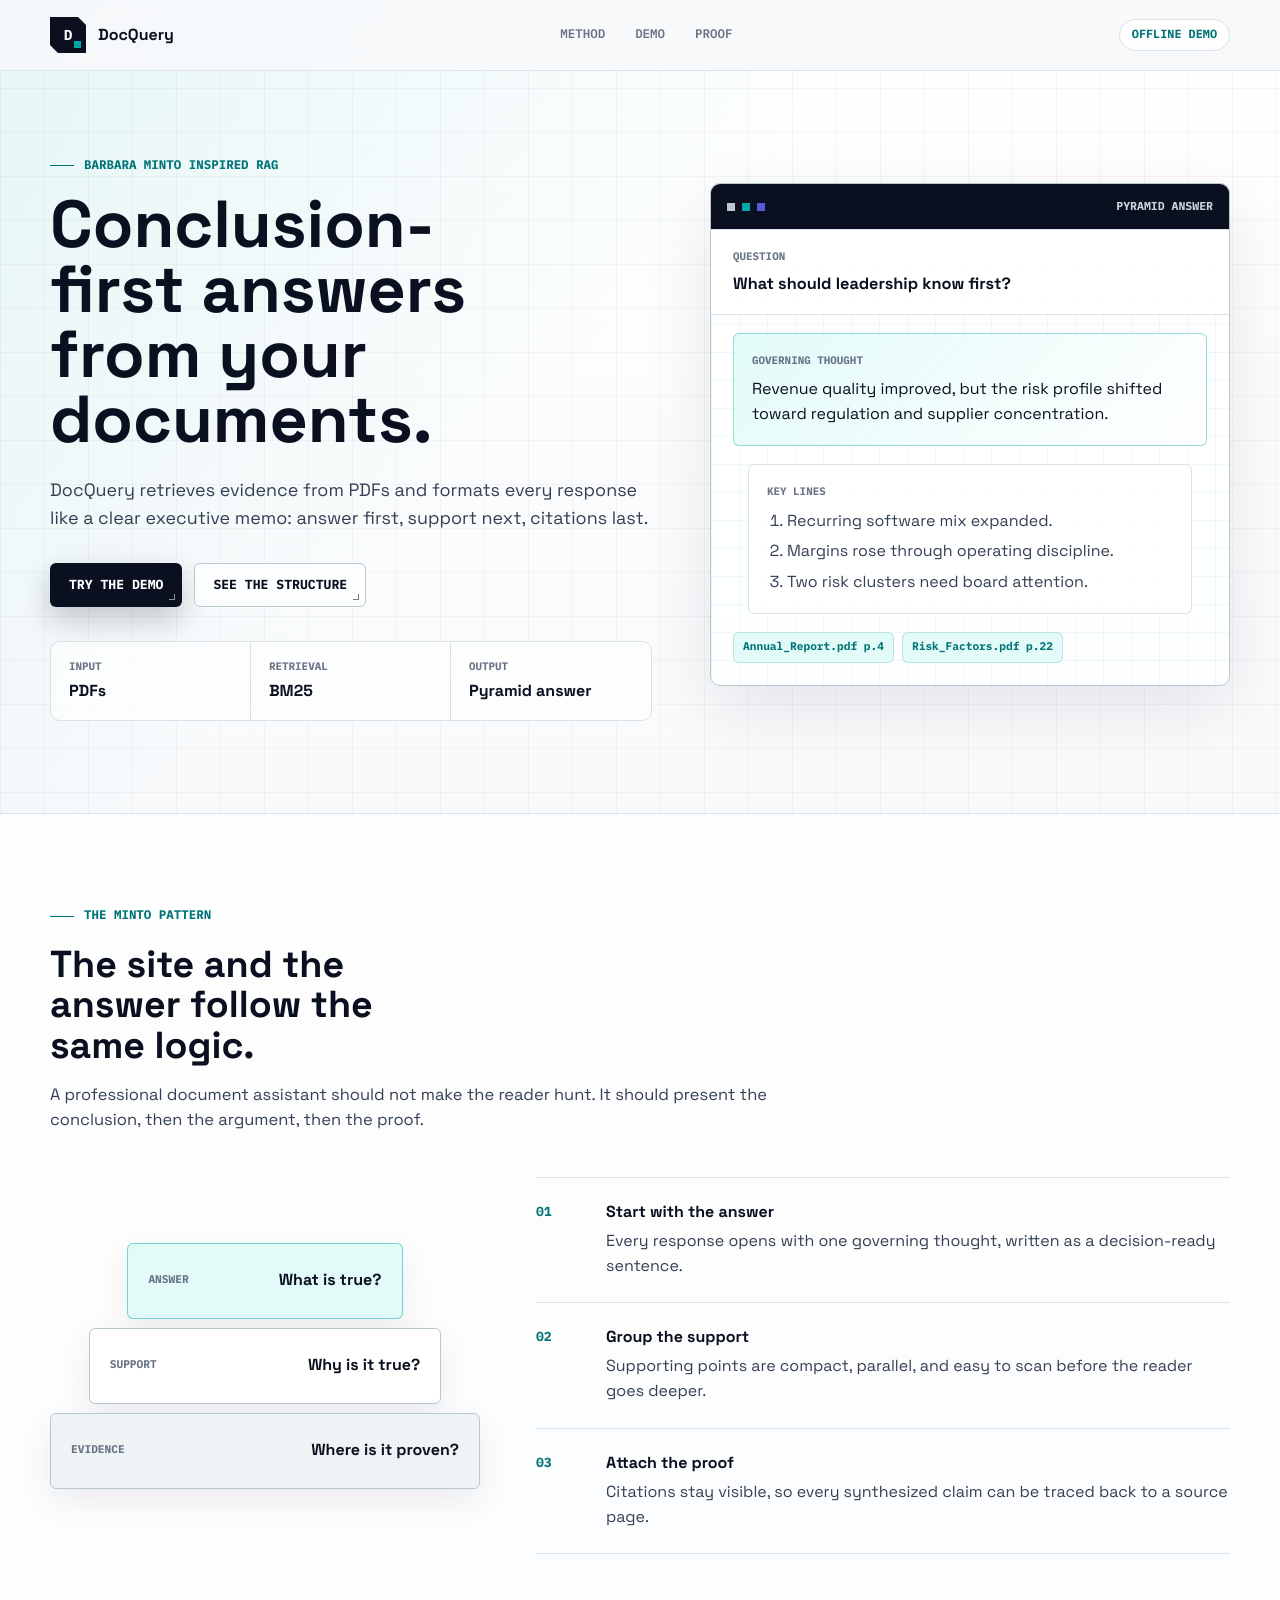
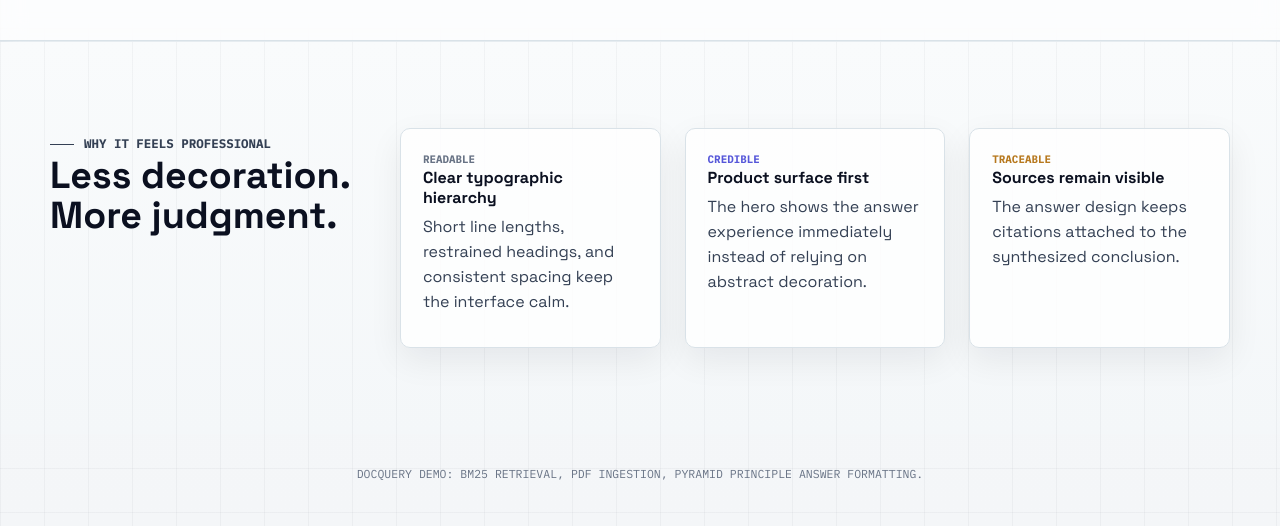
<file: docs/index.html>
<!DOCTYPE html>
<html lang="en">
<head>
  <meta charset="UTF-8" />
  <meta name="viewport" content="width=device-width, initial-scale=1.0" />
  <meta
    name="description"
    content="DocQuery turns PDFs into citation-backed, conclusion-first answers using a Barbara Minto inspired Pyramid Principle structure."
  />
  <title>DocQuery | Pyramid RAG Demo</title>
  <link rel="preconnect" href="https://fonts.googleapis.com" />
  <link rel="preconnect" href="https://fonts.gstatic.com" crossorigin />
  <link href="https://fonts.googleapis.com/css2?family=IBM+Plex+Mono:wght@500;600;700&family=Space+Grotesk:wght@400;500;600;700&display=swap" rel="stylesheet" />
  <link rel="stylesheet" href="css/style.css" />
</head>
<body>
  <a class="skip-link" href="#method">Skip to method</a>

  <header class="site-header">
    <nav class="nav" aria-label="Main navigation">
      <a class="brand" href="index.html" aria-label="DocQuery home">
        <span class="brand-mark" aria-hidden="true">D</span>
        <span>DocQuery</span>
      </a>
      <div class="nav-links">
        <a href="#method">Method</a>
        <a href="demo.html">Demo</a>
        <a href="#proof">Proof</a>
      </div>
      <span class="status-pill">Offline demo</span>
    </nav>
  </header>

  <main>
    <section class="hero" aria-labelledby="hero-title">
      <div class="hero-copy">
        <p class="kicker">Barbara Minto inspired RAG</p>
        <h1 id="hero-title">Conclusion-first answers from your documents.</h1>
        <p class="hero-sub">
          DocQuery retrieves evidence from PDFs and formats every response like a
          clear executive memo: answer first, support next, citations last.
        </p>
        <div class="hero-actions" aria-label="Primary actions">
          <a class="btn btn-primary" href="demo.html">Try the demo</a>
          <a class="btn btn-secondary" href="#method">See the structure</a>
        </div>
        <dl class="signal-row" aria-label="Product capabilities">
          <div>
            <dt>Input</dt>
            <dd>PDFs</dd>
          </div>
          <div>
            <dt>Retrieval</dt>
            <dd>BM25</dd>
          </div>
          <div>
            <dt>Output</dt>
            <dd>Pyramid answer</dd>
          </div>
        </dl>
      </div>

      <div class="answer-preview" aria-label="Sample DocQuery answer">
        <div class="preview-topbar">
          <span class="window-dot"></span>
          <span class="window-dot"></span>
          <span class="window-dot"></span>
          <span class="preview-title">Pyramid answer</span>
        </div>
        <div class="preview-question">
          <span>Question</span>
          <p>What should leadership know first?</p>
        </div>
        <div class="pyramid-card governing">
          <span class="card-label">Governing thought</span>
          <p>Revenue quality improved, but the risk profile shifted toward regulation and supplier concentration.</p>
        </div>
        <div class="pyramid-card lines">
          <span class="card-label">Key lines</span>
          <ol>
            <li>Recurring software mix expanded.</li>
            <li>Margins rose through operating discipline.</li>
            <li>Two risk clusters need board attention.</li>
          </ol>
        </div>
        <div class="evidence-strip">
          <span>Annual_Report.pdf p.4</span>
          <span>Risk_Factors.pdf p.22</span>
        </div>
      </div>
    </section>

    <section class="method-band" id="method" aria-labelledby="method-title">
      <div class="section-inner">
        <div class="section-heading">
          <p class="kicker">The Minto pattern</p>
          <h2 id="method-title">The site and the answer follow the same logic.</h2>
          <p>
            A professional document assistant should not make the reader hunt.
            It should present the conclusion, then the argument, then the proof.
          </p>
        </div>

        <div class="method-layout">
          <div class="method-pyramid" aria-label="Pyramid Principle layers">
            <div class="tier tier-top">
              <span>Answer</span>
              <strong>What is true?</strong>
            </div>
            <div class="tier tier-mid">
              <span>Support</span>
              <strong>Why is it true?</strong>
            </div>
            <div class="tier tier-base">
              <span>Evidence</span>
              <strong>Where is it proven?</strong>
            </div>
          </div>

          <div class="method-table" role="list">
            <article role="listitem">
              <span class="row-num">01</span>
              <div>
                <h3>Start with the answer</h3>
                <p>Every response opens with one governing thought, written as a decision-ready sentence.</p>
              </div>
            </article>
            <article role="listitem">
              <span class="row-num">02</span>
              <div>
                <h3>Group the support</h3>
                <p>Supporting points are compact, parallel, and easy to scan before the reader goes deeper.</p>
              </div>
            </article>
            <article role="listitem">
              <span class="row-num">03</span>
              <div>
                <h3>Attach the proof</h3>
                <p>Citations stay visible, so every synthesized claim can be traced back to a source page.</p>
              </div>
            </article>
          </div>
        </div>
      </div>
    </section>

    <section class="proof-band" id="proof" aria-labelledby="proof-title">
      <div class="section-inner proof-grid">
        <div class="section-heading">
          <p class="kicker">Why it feels professional</p>
          <h2 id="proof-title">Less decoration. More judgment.</h2>
        </div>
        <article>
          <span class="proof-label">Readable</span>
          <h3>Clear typographic hierarchy</h3>
          <p>Short line lengths, restrained headings, and consistent spacing keep the interface calm.</p>
        </article>
        <article>
          <span class="proof-label">Credible</span>
          <h3>Product surface first</h3>
          <p>The hero shows the answer experience immediately instead of relying on abstract decoration.</p>
        </article>
        <article>
          <span class="proof-label">Traceable</span>
          <h3>Sources remain visible</h3>
          <p>The answer design keeps citations attached to the synthesized conclusion.</p>
        </article>
      </div>
    </section>
  </main>

  <footer class="footer">
    <p>DocQuery demo: BM25 retrieval, PDF ingestion, Pyramid Principle answer formatting.</p>
  </footer>
</body>
</html>
</file>
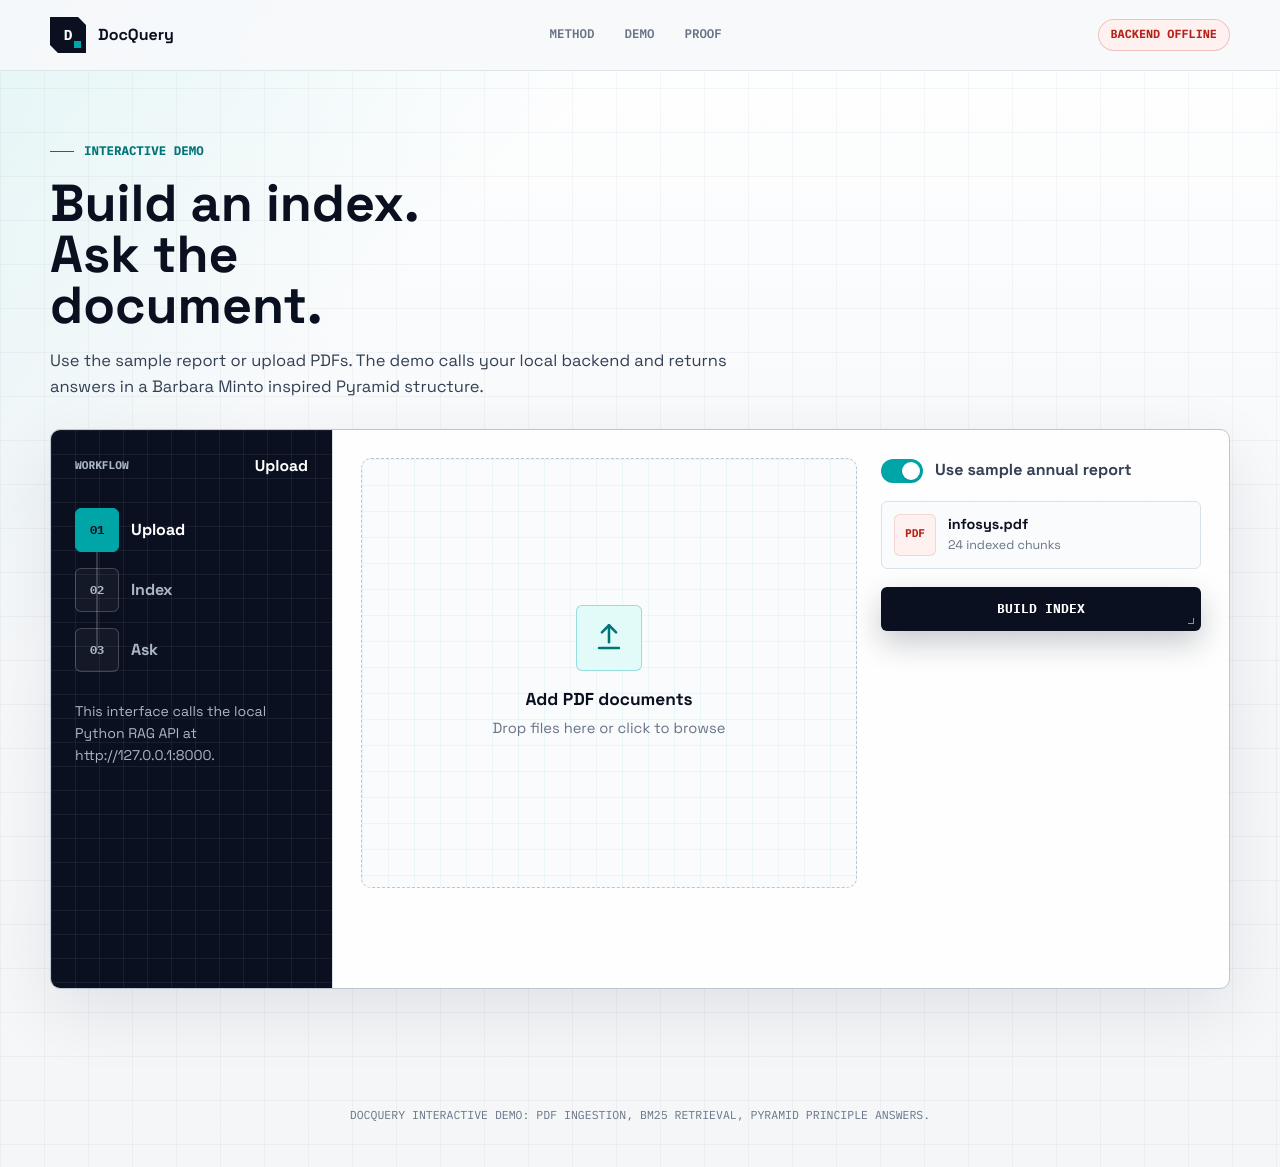
<file: docs/demo.html>
<!DOCTYPE html>
<html lang="en">
<head>
  <meta charset="UTF-8" />
  <meta name="viewport" content="width=device-width, initial-scale=1.0" />
  <meta
    name="description"
    content="Interactive DocQuery demo for building a sample PDF index and asking Pyramid Principle document questions."
  />
  <title>Interactive Demo | DocQuery</title>
  <link rel="preconnect" href="https://fonts.googleapis.com" />
  <link rel="preconnect" href="https://fonts.gstatic.com" crossorigin />
  <link href="https://fonts.googleapis.com/css2?family=IBM+Plex+Mono:wght@500;600;700&family=Space+Grotesk:wght@400;500;600;700&display=swap" rel="stylesheet" />
  <link rel="stylesheet" href="css/style.css" />
</head>
<body>
  <a class="skip-link" href="#demo">Skip to demo</a>

  <header class="site-header">
    <nav class="nav" aria-label="Main navigation">
      <a class="brand" href="index.html" aria-label="DocQuery home">
        <span class="brand-mark" aria-hidden="true">D</span>
        <span>DocQuery</span>
      </a>
      <div class="nav-links">
        <a href="index.html#method">Method</a>
        <a href="demo.html">Demo</a>
        <a href="index.html#proof">Proof</a>
      </div>
      <span class="status-pill" id="backend-status">Checking backend</span>
    </nav>
  </header>

  <main>
    <section class="demo-band demo-page" id="demo" aria-labelledby="demo-title">
      <div class="section-inner">
        <div class="section-heading compact">
          <p class="kicker">Interactive demo</p>
          <h1 id="demo-title">Build an index. Ask the document.</h1>
          <p>
            Use the sample report or upload PDFs. The demo calls your local
            backend and returns answers in a Barbara Minto inspired Pyramid structure.
          </p>
        </div>

        <div class="demo-shell">
          <aside class="demo-rail" aria-label="Demo workflow">
            <div class="rail-header">
              <span>Workflow</span>
              <strong id="workflow-state">Upload</strong>
            </div>
            <div class="stepper" role="tablist" aria-label="Demo steps">
              <div class="stepper-track"><div class="stepper-fill" id="stepper-fill"></div></div>
              <button type="button" class="stepper-step active" data-step="1">
                <span>01</span> Upload
              </button>
              <button type="button" class="stepper-step" data-step="2">
                <span>02</span> Index
              </button>
              <button type="button" class="stepper-step" data-step="3">
                <span>03</span> Ask
              </button>
            </div>
            <p class="rail-note">
              This interface calls the local Python RAG API at
              http://127.0.0.1:8000.
            </p>
          </aside>

          <div class="demo-workspace">
            <div class="demo-stage" id="panel-upload">
              <div class="upload-grid">
                <div class="dropzone" id="dropzone" tabindex="0" role="button" aria-label="Upload PDF files">
                  <input type="file" id="file-input" accept=".pdf" multiple hidden />
                  <div class="drop-icon" aria-hidden="true">
                    <svg width="34" height="34" viewBox="0 0 24 24" fill="none" stroke="currentColor" stroke-width="1.8" stroke-linecap="round" stroke-linejoin="round">
                      <path d="M12 15V3" />
                      <path d="m7 8 5-5 5 5" />
                      <path d="M5 19h14" />
                    </svg>
                  </div>
                  <p class="drop-title">Add PDF documents</p>
                  <p class="drop-hint">Drop files here or click to browse</p>
                </div>

                <div class="upload-summary">
                  <label class="toggle">
                    <input type="checkbox" id="use-sample" checked />
                    <span class="toggle-ui"></span>
                    <span>Use sample annual report</span>
                  </label>
                  <div class="doc-list" id="doc-list" aria-live="polite">
                    <div class="doc-row">
                      <span class="doc-icon">PDF</span>
                      <div>
                        <strong>infosys.pdf</strong>
                        <span>24 indexed chunks</span>
                      </div>
                    </div>
                  </div>
                  <button type="button" class="btn btn-primary full-width" id="btn-index">
                    <span class="btn-text">Build index</span>
                    <span class="btn-loader hidden" id="btn-loader"></span>
                  </button>
                  <div class="progress-wrap hidden" id="progress-wrap">
                    <div class="progress-bar"><div class="progress-fill" id="progress-fill"></div></div>
                    <p class="progress-label" id="progress-label">Reading document structure</p>
                  </div>
                  <p class="form-note hidden" id="index-status"></p>
                </div>
              </div>
            </div>

            <div class="demo-stage hidden" id="panel-chat">
              <div class="stats-bar">
                <div class="stat">
                  <span class="stat-val" id="doc-pill">1</span>
                  <span class="stat-key">document</span>
                </div>
                <div class="stat">
                  <span class="stat-val" id="chunk-pill">24</span>
                  <span class="stat-key">chunks</span>
                </div>
                <button type="button" class="btn btn-secondary small" id="btn-reset">Reset</button>
              </div>

              <div class="chat-window">
                <div class="chat-messages" id="chat" aria-live="polite"></div>
                <div class="chat-compose">
                  <div class="chip-row" id="chip-row" aria-label="Suggested questions">
                    <button type="button" class="chip" data-q="What was total revenue in FY2024?">Revenue</button>
                    <button type="button" class="chip" data-q="What are the top three risks?">Risks</button>
                    <button type="button" class="chip" data-q="How did operating margin change?">Margin</button>
                  </div>
                  <form class="compose-form" id="chat-form">
                    <input type="text" id="chat-input" placeholder="Ask a question about the documents" autocomplete="off" />
                    <button type="submit" class="btn btn-send" aria-label="Send question">
                      <svg width="19" height="19" viewBox="0 0 24 24" fill="none" stroke="currentColor" stroke-width="2" stroke-linecap="round" stroke-linejoin="round">
                        <path d="M5 12h14" />
                        <path d="m13 6 6 6-6 6" />
                      </svg>
                    </button>
                  </form>
                </div>
              </div>
            </div>
          </div>
        </div>
      </div>
    </section>
  </main>

  <footer class="footer">
    <p>DocQuery interactive demo: PDF ingestion, BM25 retrieval, Pyramid Principle answers.</p>
  </footer>

  <script src="js/demo.js"></script>
</body>
</html>
</file>
<file: docs/css/style.css>
:root {
  --bg: #f7f9fb;
  --surface: #ffffff;
  --surface-2: #eef4f6;
  --surface-3: #f9fbfc;
  --ink: #0b1020;
  --ink-soft: #344054;
  --muted: #687385;
  --line: #d9e2e8;
  --line-strong: #b9c7d1;
  --accent: #00a5a8;
  --accent-dark: #007477;
  --accent-soft: #e2fbf9;
  --indigo: #5657d9;
  --indigo-soft: #ededff;
  --amber: #b7791f;
  --amber-soft: #fff6db;
  --danger: #b42318;
  --radius: 6px;
  --radius-lg: 10px;
  --shadow: 0 22px 70px rgba(11, 16, 32, 0.09);
  --shadow-soft: 0 12px 34px rgba(11, 16, 32, 0.07);
  --font-display: "Space Grotesk", Inter, ui-sans-serif, system-ui, sans-serif;
  --font-mono: "IBM Plex Mono", "SFMono-Regular", Consolas, monospace;
}

*,
*::before,
*::after {
  box-sizing: border-box;
}

html {
  scroll-behavior: smooth;
}

body {
  margin: 0;
  min-height: 100vh;
  font-family: var(--font-display);
  font-size: 16px;
  line-height: 1.55;
  color: var(--ink);
  background:
    linear-gradient(90deg, rgba(11, 16, 32, 0.035) 1px, transparent 1px),
    linear-gradient(rgba(11, 16, 32, 0.035) 1px, transparent 1px),
    linear-gradient(135deg, rgba(0, 165, 168, 0.1) 0%, transparent 28%),
    linear-gradient(180deg, #ffffff 0%, var(--bg) 42%, #f4f6f8 100%);
  background-size: 44px 44px, 44px 44px, auto, auto;
  -webkit-font-smoothing: antialiased;
  text-rendering: geometricPrecision;
}

a {
  color: inherit;
}

button,
input {
  font: inherit;
}

.skip-link {
  position: absolute;
  top: -48px;
  left: 16px;
  z-index: 100;
  padding: 10px 14px;
  border-radius: var(--radius);
  color: var(--surface);
  background: var(--ink);
  font-family: var(--font-mono);
  font-size: 0.78rem;
  text-decoration: none;
  transition: top 0.2s ease;
}

.skip-link:focus {
  top: 16px;
}

.site-header {
  position: sticky;
  top: 0;
  z-index: 20;
  border-bottom: 1px solid rgba(217, 226, 232, 0.86);
  background: rgba(247, 249, 251, 0.88);
  backdrop-filter: blur(18px);
}

.nav,
.hero,
.section-inner {
  width: min(1180px, calc(100% - 40px));
  margin: 0 auto;
}

.nav {
  min-height: 70px;
  display: flex;
  align-items: center;
  justify-content: space-between;
  gap: 24px;
}

.brand {
  display: inline-flex;
  align-items: center;
  gap: 12px;
  color: var(--ink);
  font-size: 1rem;
  font-weight: 700;
  text-decoration: none;
}

.brand-mark {
  position: relative;
  width: 36px;
  height: 36px;
  display: inline-flex;
  align-items: center;
  justify-content: center;
  clip-path: polygon(0 0, 78% 0, 100% 22%, 100% 100%, 22% 100%, 0 78%);
  color: var(--surface);
  background: var(--ink);
  font-family: var(--font-mono);
  font-size: 0.9rem;
  font-weight: 700;
}

.brand-mark::after {
  content: "";
  position: absolute;
  right: 5px;
  bottom: 5px;
  width: 7px;
  height: 7px;
  background: var(--accent);
}

.nav-links {
  display: flex;
  align-items: center;
  gap: 30px;
  color: var(--muted);
  font-family: var(--font-mono);
  font-size: 0.78rem;
  font-weight: 600;
  text-transform: uppercase;
}

.nav-links a {
  text-decoration: none;
}

.nav-links a:hover {
  color: var(--ink);
}

.status-pill {
  display: inline-flex;
  align-items: center;
  min-height: 32px;
  padding: 0 12px;
  border: 1px solid var(--line);
  border-radius: 999px;
  color: var(--accent-dark);
  background: rgba(255, 255, 255, 0.82);
  font-family: var(--font-mono);
  font-size: 0.74rem;
  font-weight: 700;
  text-transform: uppercase;
}

.status-pill[data-state="ready"] {
  color: #005f61;
  border-color: rgba(0, 165, 168, 0.35);
  background: var(--accent-soft);
}

.status-pill[data-state="warning"] {
  color: var(--amber);
  border-color: rgba(183, 121, 31, 0.28);
  background: var(--amber-soft);
}

.status-pill[data-state="error"] {
  color: var(--danger);
  border-color: rgba(180, 35, 24, 0.22);
  background: #fff1f0;
}

.hero {
  display: grid;
  grid-template-columns: minmax(0, 1fr) 520px;
  gap: 58px;
  align-items: center;
  padding: 78px 0 92px;
}

.hero-copy {
  max-width: 690px;
}

.kicker {
  display: inline-flex;
  align-items: center;
  gap: 10px;
  margin: 0 0 18px;
  color: var(--accent-dark);
  font-family: var(--font-mono);
  font-size: 0.78rem;
  font-weight: 700;
  letter-spacing: 0;
  text-transform: uppercase;
}

.kicker::before {
  content: "";
  width: 24px;
  height: 1px;
  background: currentColor;
}

h1,
h2,
h3,
p {
  margin-top: 0;
}

h1 {
  max-width: 12ch;
  margin-bottom: 24px;
  color: var(--ink);
  font-size: 4.15rem;
  font-weight: 700;
  line-height: 0.98;
}

h2 {
  max-width: 15ch;
  margin-bottom: 16px;
  color: var(--ink);
  font-size: 2.35rem;
  font-weight: 700;
  line-height: 1.08;
}

h3 {
  margin-bottom: 7px;
  color: var(--ink);
  font-size: 1rem;
  font-weight: 700;
  line-height: 1.25;
}

.hero-sub {
  max-width: 58ch;
  margin-bottom: 30px;
  color: var(--ink-soft);
  font-size: 1.12rem;
}

.hero-actions {
  display: flex;
  flex-wrap: wrap;
  gap: 12px;
  margin-bottom: 34px;
}

.btn {
  position: relative;
  min-height: 44px;
  display: inline-flex;
  align-items: center;
  justify-content: center;
  gap: 8px;
  padding: 0 18px;
  border: 1px solid transparent;
  border-radius: var(--radius);
  font-family: var(--font-mono);
  font-size: 0.82rem;
  font-weight: 700;
  text-decoration: none;
  text-transform: uppercase;
  cursor: pointer;
  transition:
    transform 0.18s ease,
    box-shadow 0.18s ease,
    border-color 0.18s ease,
    background 0.18s ease;
}

.btn::after {
  content: "";
  position: absolute;
  right: 6px;
  bottom: 6px;
  width: 6px;
  height: 6px;
  border-right: 1px solid currentColor;
  border-bottom: 1px solid currentColor;
  opacity: 0.55;
}

.btn:hover:not(:disabled) {
  transform: translateY(-1px);
}

.btn:disabled {
  cursor: not-allowed;
  opacity: 0.7;
}

.btn-primary {
  color: var(--surface);
  background: var(--ink);
  box-shadow: 0 12px 30px rgba(11, 16, 32, 0.22);
}

.btn-primary:hover:not(:disabled) {
  background: #030712;
  box-shadow: 0 16px 38px rgba(11, 16, 32, 0.25);
}

.btn-secondary {
  color: var(--ink);
  border-color: var(--line-strong);
  background: rgba(255, 255, 255, 0.78);
}

.btn-secondary:hover:not(:disabled) {
  border-color: var(--accent);
  box-shadow: var(--shadow-soft);
}

.btn.small {
  min-height: 36px;
  padding: 0 12px;
  font-size: 0.74rem;
}

.full-width {
  width: 100%;
}

.signal-row {
  max-width: 620px;
  display: grid;
  grid-template-columns: repeat(3, minmax(0, 1fr));
  margin: 0;
  overflow: hidden;
  border: 1px solid var(--line);
  border-radius: var(--radius-lg);
  background: rgba(255, 255, 255, 0.72);
  box-shadow: 0 1px 0 rgba(255, 255, 255, 0.8) inset;
}

.signal-row div {
  padding: 16px 18px;
  border-right: 1px solid var(--line);
}

.signal-row div:last-child {
  border-right: 0;
}

.signal-row dt {
  margin-bottom: 4px;
  color: var(--muted);
  font-family: var(--font-mono);
  font-size: 0.68rem;
  font-weight: 700;
  letter-spacing: 0;
  text-transform: uppercase;
}

.signal-row dd {
  margin: 0;
  color: var(--ink);
  font-weight: 700;
}

.answer-preview {
  position: relative;
  overflow: hidden;
  border: 1px solid var(--line-strong);
  border-radius: var(--radius-lg);
  background: rgba(255, 255, 255, 0.9);
  box-shadow: var(--shadow);
}

.answer-preview::before {
  content: "";
  position: absolute;
  inset: 0;
  pointer-events: none;
  background:
    linear-gradient(90deg, rgba(0, 165, 168, 0.08) 1px, transparent 1px),
    linear-gradient(rgba(0, 165, 168, 0.07) 1px, transparent 1px);
  background-size: 28px 28px;
  mask-image: linear-gradient(to bottom, transparent, #000 28%, #000 100%);
}

.preview-topbar,
.preview-question,
.pyramid-card,
.evidence-strip {
  position: relative;
}

.preview-topbar {
  min-height: 46px;
  display: flex;
  align-items: center;
  gap: 7px;
  padding: 0 16px;
  border-bottom: 1px solid var(--line);
  background: var(--ink);
}

.window-dot {
  width: 8px;
  height: 8px;
  background: var(--line-strong);
}

.window-dot:nth-child(2) {
  background: var(--accent);
}

.window-dot:nth-child(3) {
  background: var(--indigo);
}

.preview-title {
  margin-left: auto;
  color: #c9d4dc;
  font-family: var(--font-mono);
  font-size: 0.72rem;
  font-weight: 700;
  text-transform: uppercase;
}

.preview-question {
  padding: 18px 22px;
  border-bottom: 1px solid var(--line);
  background: rgba(255, 255, 255, 0.88);
}

.preview-question span,
.card-label,
.proof-label,
.block-label {
  display: block;
  color: var(--muted);
  font-family: var(--font-mono);
  font-size: 0.68rem;
  font-weight: 700;
  letter-spacing: 0;
  text-transform: uppercase;
}

.preview-question p {
  margin: 6px 0 0;
  color: var(--ink);
  font-size: 1.02rem;
  font-weight: 700;
}

.pyramid-card {
  margin: 18px 22px;
  padding: 18px;
  border: 1px solid var(--line);
  border-radius: var(--radius);
  background: rgba(255, 255, 255, 0.92);
}

.pyramid-card p {
  margin: 8px 0 0;
}

.pyramid-card.governing {
  border-color: rgba(0, 165, 168, 0.38);
  background: linear-gradient(135deg, var(--accent-soft), rgba(255, 255, 255, 0.92));
}

.pyramid-card.lines {
  width: calc(100% - 74px);
  margin-left: 37px;
}

.pyramid-card ol {
  margin: 9px 0 0;
  padding-left: 20px;
  color: var(--ink-soft);
}

.pyramid-card li + li {
  margin-top: 6px;
}

.evidence-strip {
  display: flex;
  flex-wrap: wrap;
  gap: 8px;
  padding: 0 22px 22px;
}

.evidence-strip span {
  padding: 6px 9px;
  border: 1px solid rgba(0, 116, 119, 0.18);
  border-radius: var(--radius);
  color: var(--accent-dark);
  background: var(--accent-soft);
  font-family: var(--font-mono);
  font-size: 0.7rem;
  font-weight: 700;
}

.method-band,
.demo-band,
.proof-band {
  padding: 86px 0;
}

.demo-page {
  padding-top: 64px;
}

.demo-page h1 {
  max-width: 12ch;
  margin-bottom: 16px;
  font-size: 3.25rem;
}

.method-band {
  border-top: 1px solid var(--line);
  border-bottom: 1px solid var(--line);
  background: rgba(255, 255, 255, 0.72);
  backdrop-filter: blur(12px);
}

.section-heading {
  max-width: 720px;
  margin-bottom: 44px;
}

.section-heading.compact {
  margin-bottom: 30px;
}

.section-heading p:not(.kicker) {
  color: var(--ink-soft);
  font-size: 1.03rem;
}

.method-layout {
  display: grid;
  grid-template-columns: 430px minmax(0, 1fr);
  gap: 56px;
  align-items: center;
}

.method-pyramid {
  display: grid;
  gap: 9px;
  justify-items: center;
}

.tier {
  min-height: 76px;
  display: flex;
  align-items: center;
  justify-content: space-between;
  gap: 20px;
  padding: 0 20px;
  border: 1px solid var(--line-strong);
  border-radius: var(--radius);
  background: var(--surface);
  box-shadow: var(--shadow-soft);
}

.tier span {
  color: var(--muted);
  font-family: var(--font-mono);
  font-size: 0.7rem;
  font-weight: 700;
  letter-spacing: 0;
  text-transform: uppercase;
}

.tier strong {
  color: var(--ink);
  font-size: 1rem;
}

.tier-top {
  width: 64%;
  border-color: rgba(0, 165, 168, 0.48);
  background: var(--accent-soft);
}

.tier-mid {
  width: 82%;
}

.tier-base {
  width: 100%;
  background: var(--surface-2);
}

.method-table {
  border-top: 1px solid var(--line);
}

.method-table article {
  display: grid;
  grid-template-columns: 52px minmax(0, 1fr);
  gap: 18px;
  padding: 24px 0;
  border-bottom: 1px solid var(--line);
}

.method-table p {
  margin-bottom: 0;
  color: var(--ink-soft);
}

.row-num {
  color: var(--accent-dark);
  font-family: var(--font-mono);
  font-size: 0.82rem;
  font-weight: 700;
}

.demo-shell {
  display: grid;
  grid-template-columns: 282px minmax(0, 1fr);
  min-height: 560px;
  overflow: hidden;
  border: 1px solid var(--line-strong);
  border-radius: var(--radius-lg);
  background: rgba(255, 255, 255, 0.88);
  box-shadow: var(--shadow);
}

.demo-rail {
  padding: 24px;
  border-right: 1px solid var(--line);
  background:
    linear-gradient(90deg, rgba(255, 255, 255, 0.06) 1px, transparent 1px),
    linear-gradient(rgba(255, 255, 255, 0.06) 1px, transparent 1px),
    var(--ink);
  background-size: 24px 24px;
  color: var(--surface);
}

.rail-header {
  display: flex;
  align-items: center;
  justify-content: space-between;
  gap: 14px;
  margin-bottom: 28px;
}

.rail-header span {
  color: #aab6c3;
  font-family: var(--font-mono);
  font-size: 0.7rem;
  font-weight: 700;
  letter-spacing: 0;
  text-transform: uppercase;
}

.rail-header strong {
  color: var(--surface);
  font-size: 0.98rem;
  font-weight: 700;
}

.stepper {
  position: relative;
  display: grid;
  gap: 12px;
  margin-bottom: 28px;
}

.stepper-track {
  position: absolute;
  top: 24px;
  bottom: 24px;
  left: 21px;
  width: 2px;
  background: rgba(255, 255, 255, 0.18);
}

.stepper-fill {
  width: 100%;
  height: 0%;
  border-radius: 2px;
  background: var(--accent);
  transition: width 0.28s ease, height 0.28s ease;
}

.stepper-step {
  position: relative;
  z-index: 1;
  width: 100%;
  min-height: 48px;
  display: flex;
  align-items: center;
  gap: 12px;
  padding: 0;
  border: 0;
  color: #aab6c3;
  background: transparent;
  font-weight: 700;
  text-align: left;
  cursor: default;
}

.stepper-step span {
  width: 44px;
  height: 44px;
  display: inline-flex;
  align-items: center;
  justify-content: center;
  border: 1px solid rgba(255, 255, 255, 0.2);
  border-radius: var(--radius);
  color: #aab6c3;
  background: rgba(255, 255, 255, 0.04);
  font-family: var(--font-mono);
  font-size: 0.74rem;
  font-weight: 700;
}

.stepper-step.active {
  color: var(--surface);
}

.stepper-step.active span {
  color: var(--ink);
  border-color: var(--accent);
  background: var(--accent);
}

.stepper-step.done span {
  color: var(--accent);
  border-color: rgba(0, 165, 168, 0.42);
  background: rgba(0, 165, 168, 0.12);
}

.rail-note {
  margin: 0;
  color: #aab6c3;
  font-size: 0.88rem;
}

.demo-workspace {
  padding: 28px;
}

.demo-stage {
  min-height: 100%;
}

.upload-grid {
  display: grid;
  grid-template-columns: minmax(0, 1fr) 320px;
  gap: 24px;
  height: 100%;
}

.dropzone {
  min-height: 430px;
  display: flex;
  flex-direction: column;
  align-items: center;
  justify-content: center;
  padding: 32px;
  border: 1.5px dashed var(--line-strong);
  border-radius: var(--radius-lg);
  background:
    linear-gradient(90deg, rgba(0, 165, 168, 0.06) 1px, transparent 1px),
    linear-gradient(rgba(0, 165, 168, 0.06) 1px, transparent 1px),
    var(--surface-3);
  background-size: 26px 26px;
  text-align: center;
  cursor: pointer;
  transition:
    border-color 0.18s ease,
    transform 0.18s ease,
    background-color 0.18s ease;
}

.dropzone:hover,
.dropzone:focus-visible,
.dropzone.is-dragging {
  border-color: var(--accent);
  outline: 0;
  transform: translateY(-1px);
}

.drop-icon {
  width: 66px;
  height: 66px;
  display: inline-flex;
  align-items: center;
  justify-content: center;
  margin-bottom: 16px;
  border: 1px solid rgba(0, 165, 168, 0.34);
  border-radius: var(--radius);
  color: var(--accent-dark);
  background: var(--accent-soft);
}

.drop-title {
  margin: 0 0 4px;
  color: var(--ink);
  font-size: 1.08rem;
  font-weight: 700;
}

.drop-hint {
  margin: 0;
  color: var(--muted);
  font-size: 0.92rem;
}

.upload-summary {
  display: flex;
  flex-direction: column;
  gap: 18px;
}

.toggle {
  display: flex;
  align-items: center;
  gap: 12px;
  color: var(--ink-soft);
  font-weight: 700;
  cursor: pointer;
  user-select: none;
}

.toggle input {
  position: absolute;
  width: 1px;
  height: 1px;
  opacity: 0;
}

.toggle-ui {
  position: relative;
  width: 42px;
  height: 24px;
  flex: 0 0 auto;
  border-radius: 999px;
  background: #c7d3dc;
  transition: background 0.18s ease;
}

.toggle-ui::after {
  content: "";
  position: absolute;
  top: 3px;
  left: 3px;
  width: 18px;
  height: 18px;
  border-radius: 50%;
  background: var(--surface);
  box-shadow: 0 1px 3px rgba(11, 16, 32, 0.18);
  transition: transform 0.18s ease;
}

.toggle input:checked + .toggle-ui {
  background: var(--accent);
}

.toggle input:checked + .toggle-ui::after {
  transform: translateX(18px);
}

.doc-list {
  display: grid;
  gap: 10px;
}

.doc-row {
  display: flex;
  align-items: center;
  gap: 12px;
  padding: 12px;
  border: 1px solid var(--line);
  border-radius: var(--radius);
  background: var(--surface-3);
}

.doc-icon {
  width: 42px;
  height: 42px;
  display: inline-flex;
  align-items: center;
  justify-content: center;
  border: 1px solid rgba(180, 35, 24, 0.14);
  border-radius: var(--radius);
  color: var(--danger);
  background: #fff1f0;
  font-family: var(--font-mono);
  font-size: 0.7rem;
  font-weight: 700;
}

.doc-row strong,
.doc-row span:not(.doc-icon) {
  display: block;
}

.doc-row strong {
  color: var(--ink);
  font-size: 0.9rem;
}

.doc-row span:not(.doc-icon) {
  color: var(--muted);
  font-size: 0.78rem;
}

.btn-loader {
  width: 18px;
  height: 18px;
  border: 2px solid rgba(255, 255, 255, 0.34);
  border-top-color: var(--surface);
  border-radius: 50%;
  animation: spin 0.75s linear infinite;
}

.progress-wrap {
  display: grid;
  gap: 8px;
}

.progress-bar {
  height: 6px;
  overflow: hidden;
  border-radius: 999px;
  background: var(--line);
}

.progress-fill {
  width: 0%;
  height: 100%;
  border-radius: 999px;
  background: linear-gradient(90deg, var(--accent), var(--indigo));
  transition: width 0.24s ease;
}

.progress-label,
.form-note {
  margin: 0;
  color: var(--muted);
  font-size: 0.86rem;
}

.form-note {
  color: var(--accent-dark);
  font-weight: 700;
}

.form-note.error {
  color: var(--danger);
}

.hidden {
  display: none !important;
}

.stats-bar {
  display: flex;
  align-items: center;
  gap: 18px;
  margin-bottom: 18px;
  padding-bottom: 18px;
  border-bottom: 1px solid var(--line);
}

.stat {
  min-width: 86px;
}

.stat-val,
.stat-key {
  display: block;
}

.stat-val {
  color: var(--ink);
  font-family: var(--font-mono);
  font-size: 1.22rem;
  font-weight: 700;
  line-height: 1.1;
}

.stat-key {
  color: var(--muted);
  font-family: var(--font-mono);
  font-size: 0.68rem;
  font-weight: 700;
  letter-spacing: 0;
  text-transform: uppercase;
}

.stats-bar .btn {
  margin-left: auto;
}

.chat-window {
  overflow: hidden;
  border: 1px solid var(--line-strong);
  border-radius: var(--radius-lg);
  background: var(--surface);
}

.chat-messages {
  min-height: 360px;
  max-height: 430px;
  overflow-y: auto;
  display: flex;
  flex-direction: column;
  gap: 16px;
  padding: 20px;
  scroll-behavior: smooth;
}

.msg-row {
  display: flex;
  align-items: flex-start;
  gap: 10px;
  animation: msgIn 0.26s ease both;
}

.msg-row.user {
  flex-direction: row-reverse;
}

.msg-avatar {
  width: 34px;
  height: 34px;
  flex: 0 0 auto;
  display: inline-flex;
  align-items: center;
  justify-content: center;
  border-radius: var(--radius);
  font-family: var(--font-mono);
  font-size: 0.68rem;
  font-weight: 700;
}

.msg-row.bot .msg-avatar {
  color: var(--accent-dark);
  background: var(--accent-soft);
}

.msg-row.user .msg-avatar {
  color: var(--surface);
  background: var(--ink);
}

.msg-bubble {
  max-width: min(640px, 88%);
  padding: 13px 15px;
  border: 1px solid var(--line);
  border-radius: var(--radius);
  color: var(--ink-soft);
  background: var(--surface-3);
}

.msg-row.user .msg-bubble {
  color: var(--surface);
  border-color: var(--ink);
  background: var(--ink);
}

.msg-bubble p {
  margin: 0;
}

.msg-welcome {
  color: var(--ink-soft);
}

.answer-pyramid {
  display: grid;
  gap: 10px;
}

.block {
  padding: 13px;
  border: 1px solid var(--line);
  border-radius: var(--radius);
  background: var(--surface);
}

.block-governing {
  border-color: rgba(0, 165, 168, 0.38);
  background: var(--accent-soft);
}

.block-label {
  margin-bottom: 7px;
  color: var(--accent-dark);
}

.block p {
  color: var(--ink);
}

.backend-answer-text {
  display: grid;
  gap: 10px;
}

.backend-answer-text p {
  margin: 0;
}

.block-lines ul {
  margin: 0;
  padding-left: 18px;
  color: var(--ink-soft);
}

.block-lines li + li {
  margin-top: 5px;
}

.block-evidence {
  padding: 0;
  border: 0;
  background: transparent;
}

.evidence-chips {
  display: flex;
  flex-wrap: wrap;
  gap: 7px;
}

.evidence-chip {
  padding: 5px 9px;
  border: 1px solid rgba(0, 116, 119, 0.18);
  border-radius: var(--radius);
  color: var(--accent-dark);
  background: var(--accent-soft);
  font-family: var(--font-mono);
  font-size: 0.7rem;
  font-weight: 700;
}

.chat-compose {
  padding: 16px;
  border-top: 1px solid var(--line);
  background: var(--surface-3);
}

.chip-row {
  display: flex;
  flex-wrap: wrap;
  gap: 8px;
  margin-bottom: 12px;
}

.chip {
  min-height: 34px;
  padding: 0 12px;
  border: 1px solid rgba(86, 87, 217, 0.26);
  border-radius: 999px;
  color: var(--indigo);
  background: var(--surface);
  font-family: var(--font-mono);
  font-size: 0.72rem;
  font-weight: 700;
  text-transform: uppercase;
  cursor: pointer;
}

.chip:hover {
  background: var(--indigo-soft);
}

.compose-form {
  display: grid;
  grid-template-columns: minmax(0, 1fr) 48px;
  gap: 10px;
}

.compose-form input {
  width: 100%;
  min-height: 48px;
  padding: 0 14px;
  border: 1px solid var(--line-strong);
  border-radius: var(--radius);
  color: var(--ink);
  background: var(--surface);
}

.compose-form input:focus {
  outline: 0;
  border-color: var(--accent);
  box-shadow: 0 0 0 3px rgba(0, 165, 168, 0.16);
}

.btn-send {
  width: 48px;
  min-height: 48px;
  padding: 0;
  color: var(--surface);
  background: var(--accent-dark);
}

.btn-send:hover {
  background: var(--ink);
}

.typing-dots {
  min-height: 20px;
  display: flex;
  align-items: center;
  gap: 5px;
}

.typing-dots span {
  width: 7px;
  height: 7px;
  border-radius: 50%;
  background: var(--accent);
  animation: bounce 1s ease-in-out infinite;
}

.typing-dots span:nth-child(2) {
  animation-delay: 0.12s;
}

.typing-dots span:nth-child(3) {
  animation-delay: 0.24s;
}

.proof-band {
  border-top: 1px solid var(--line);
  background:
    linear-gradient(90deg, rgba(11, 16, 32, 0.035) 1px, transparent 1px),
    linear-gradient(#f9fbfc, #f4f7f9);
  background-size: 44px 44px, auto;
}

.proof-grid {
  display: grid;
  grid-template-columns: 1.25fr repeat(3, 1fr);
  gap: 24px;
  align-items: start;
}

.proof-grid .section-heading {
  margin-bottom: 0;
}

.proof-grid article {
  min-height: 220px;
  padding: 22px;
  border: 1px solid var(--line);
  border-radius: var(--radius-lg);
  background: rgba(255, 255, 255, 0.82);
  box-shadow: var(--shadow-soft);
}

.proof-grid article:nth-of-type(2) .proof-label {
  color: var(--indigo);
}

.proof-grid article:nth-of-type(3) .proof-label {
  color: var(--amber);
}

.proof-grid p {
  margin-bottom: 0;
  color: var(--ink-soft);
}

.footer {
  padding: 32px 20px 42px;
  color: var(--muted);
  font-family: var(--font-mono);
  font-size: 0.72rem;
  text-align: center;
  text-transform: uppercase;
}

.footer p {
  margin: 0;
}

@keyframes spin {
  to {
    transform: rotate(360deg);
  }
}

@keyframes msgIn {
  from {
    opacity: 0;
    transform: translateY(6px);
  }
  to {
    opacity: 1;
    transform: translateY(0);
  }
}

@keyframes bounce {
  0%,
  80%,
  100% {
    transform: translateY(0);
  }
  40% {
    transform: translateY(-4px);
  }
}

@media (max-width: 980px) {
  .hero {
    grid-template-columns: 1fr;
    gap: 40px;
    padding-top: 60px;
  }

  h1 {
    max-width: 14ch;
    font-size: 3.28rem;
  }

  h2 {
    font-size: 1.96rem;
  }

  .answer-preview {
    max-width: 660px;
  }

  .method-layout,
  .demo-shell,
  .upload-grid,
  .proof-grid {
    grid-template-columns: 1fr;
  }

  .demo-shell {
    min-height: 0;
  }

  .demo-rail {
    border-right: 0;
    border-bottom: 1px solid rgba(255, 255, 255, 0.16);
  }

  .stepper {
    grid-template-columns: repeat(3, minmax(0, 1fr));
    gap: 8px;
  }

  .stepper-track {
    top: 21px;
    right: 16%;
    bottom: auto;
    left: 16%;
    width: auto;
    height: 2px;
  }

  .stepper-fill {
    width: 0%;
    height: 100%;
  }

  .stepper-step {
    min-height: 72px;
    display: grid;
    justify-items: center;
    gap: 7px;
    font-size: 0.86rem;
    text-align: center;
  }

  .dropzone {
    min-height: 300px;
  }
}

@media (max-width: 720px) {
  .nav,
  .hero,
  .section-inner {
    width: min(100% - 28px, 1180px);
  }

  .nav {
    min-height: 64px;
  }

  .nav-links,
  .status-pill {
    display: none;
  }

  .hero {
    padding: 44px 0 60px;
  }

  h1 {
    font-size: 2.56rem;
  }

  h2 {
    font-size: 1.68rem;
  }

  .hero-sub {
    font-size: 1rem;
  }

  .hero-actions {
    display: grid;
  }

  .signal-row {
    grid-template-columns: 1fr;
  }

  .signal-row div {
    border-right: 0;
    border-bottom: 1px solid var(--line);
  }

  .signal-row div:last-child {
    border-bottom: 0;
  }

  .method-band,
  .demo-band,
  .proof-band {
    padding: 58px 0;
  }

  .demo-page h1 {
    font-size: 2.45rem;
  }

  .method-pyramid {
    justify-items: stretch;
  }

  .tier,
  .tier-top,
  .tier-mid,
  .tier-base {
    width: 100%;
  }

  .tier {
    min-height: auto;
    padding: 16px;
  }

  .method-table article {
    grid-template-columns: 42px minmax(0, 1fr);
  }

  .demo-workspace,
  .demo-rail {
    padding: 18px;
  }

  .pyramid-card.lines {
    width: auto;
    margin-left: 22px;
  }

  .stats-bar {
    flex-wrap: wrap;
  }

  .stats-bar .btn {
    width: 100%;
    margin-left: 0;
  }

  .msg-bubble {
    max-width: calc(100% - 44px);
  }

  .compose-form {
    grid-template-columns: 1fr;
  }

  .btn-send {
    width: 100%;
  }

  .proof-grid article {
    min-height: auto;
  }
}

@media (prefers-reduced-motion: reduce) {
  *,
  *::before,
  *::after {
    scroll-behavior: auto !important;
    animation-duration: 0.01ms !important;
    animation-iteration-count: 1 !important;
    transition-duration: 0.01ms !important;
  }
}
</file>
